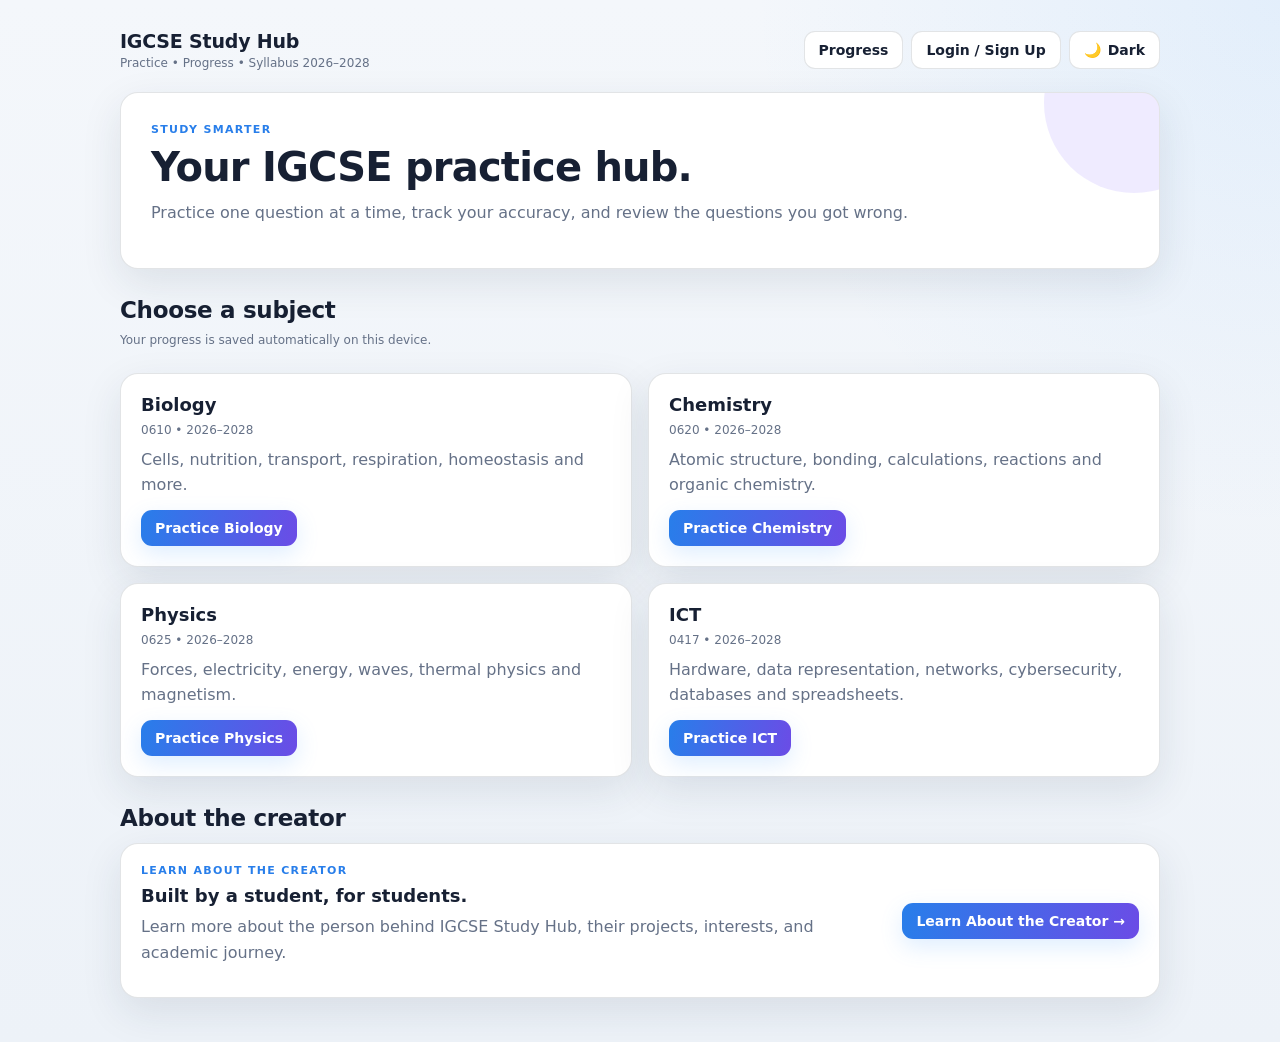
<file: igcse-study-hub/index.html>
<!DOCTYPE html>
<html lang="en">
<head>
  <meta charset="utf-8"/>
  <meta name="viewport" content="width=device-width, initial-scale=1"/>
  <meta name="description" content="IGCSE Study Hub for Biology, Chemistry, Physics and ICT practice."/>
  <title>IGCSE Study Hub</title>
  <link rel="stylesheet" href="style.css"/>
</head>
<body>
  <div class="container">
    <header>
      <div class="brand">
        <strong>IGCSE Study Hub</strong>
        <span>Practice • Progress • Syllabus 2026–2028</span>
      </div>
      <nav>
        <a href="progress.html">Progress</a>
        <a href="login.html">Login / Sign Up</a>
        <button class="theme-toggle" id="themeToggle" onclick="toggleTheme()"></button>
      </nav>
    </header>

    <section class="card hero">
      <div class="eyebrow">Study smarter</div>
      <h1>Your IGCSE practice hub.</h1>
      <p>Practice one question at a time, track your accuracy, and review the questions you got wrong.</p>
    </section>

    <div class="section-title">
      <div>
        <h2>Choose a subject</h2>
        <p class="small">Your progress is saved automatically on this device.</p>
      </div>
    </div>

    <div class="grid">
      <div class="card subject-card">
        <h3>Biology</h3>
        <div class="subject-code">0610 • 2026–2028</div>
        <p>Cells, nutrition, transport, respiration, homeostasis and more.</p>
        <button class="btn-primary" onclick="start('bio')">Practice Biology</button>
      </div>
      <div class="card subject-card">
        <h3>Chemistry</h3>
        <div class="subject-code">0620 • 2026–2028</div>
        <p>Atomic structure, bonding, calculations, reactions and organic chemistry.</p>
        <button class="btn-primary" onclick="start('chem')">Practice Chemistry</button>
      </div>
      <div class="card subject-card">
        <h3>Physics</h3>
        <div class="subject-code">0625 • 2026–2028</div>
        <p>Forces, electricity, energy, waves, thermal physics and magnetism.</p>
        <button class="btn-primary" onclick="start('phy')">Practice Physics</button>
      </div>
      <div class="card subject-card">
        <h3>ICT</h3>
        <div class="subject-code">0417 • 2026–2028</div>
        <p>Hardware, data representation, networks, cybersecurity, databases and spreadsheets.</p>
        <button class="btn-primary" onclick="start('ict')">Practice ICT</button>
      </div>
    </div>

    <div class="section-title">
      <div>
        <h2>About the creator</h2>
      </div>
    </div>
    <section class="card creator-card">
      <div class="creator-copy">
        <div class="eyebrow">Learn about the creator</div>
        <h3>Built by a student, for students.</h3>
        <p>Learn more about the person behind IGCSE Study Hub, their projects, interests, and academic journey.</p>
      </div>
      <a class="btn-primary creator-link" href="creator.html">Learn About the Creator →</a>
    </section>
  </div>

  <script src="app.js"></script>
  <script>
    function start(subjectKey){
      const session = getSession();
      if(!session){
        alert("Please login first.");
        location.href = "login.html";
        return;
      }
      location.href = `practice.html?subject=${subjectKey}`;
    }
  </script>
</body>
</html>
</file>
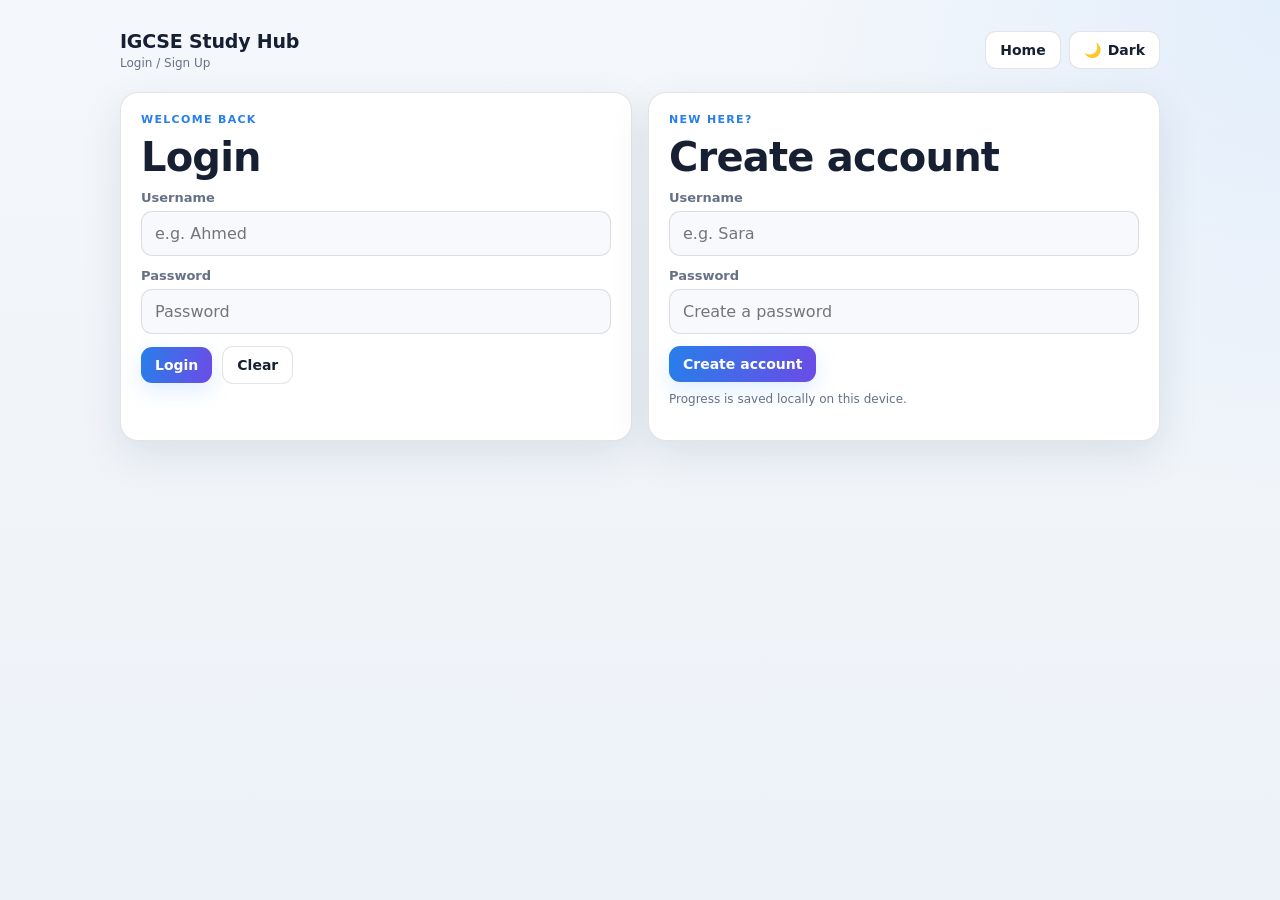
<file: igcse-study-hub/login.html>
<!DOCTYPE html>
<html lang="en">
<head>
  <meta charset="utf-8"/>
  <meta name="viewport" content="width=device-width, initial-scale=1"/>
  <title>Login | IGCSE Study Hub</title>
  <link rel="stylesheet" href="style.css"/>
</head>
<body>
  <div class="container">
    <header>
      <div class="brand">
        <strong>IGCSE Study Hub</strong>
        <span>Login / Sign Up</span>
      </div>
      <nav>
        <a href="index.html">Home</a>
        <button class="theme-toggle" id="themeToggle" onclick="toggleTheme()"></button>
      </nav>
    </header>

    <div class="grid">
      <div class="card">
        <div class="eyebrow">Welcome back</div>
        <h1>Login</h1>
        <label class="form-label" for="loginUser">Username</label>
        <input id="loginUser" placeholder="e.g. Ahmed" autocomplete="username" />
        <label class="form-label" for="loginPass">Password</label>
        <input id="loginPass" type="password" placeholder="Password" autocomplete="current-password" />
        <div class="btn-row">
          <button class="btn-primary" onclick="doLogin()">Login</button>
          <button onclick="clearFields()">Clear</button>
        </div>
        <p id="loginMsg" class="small"></p>
      </div>

      <div class="card">
        <div class="eyebrow">New here?</div>
        <h1>Create account</h1>
        <label class="form-label" for="signUser">Username</label>
        <input id="signUser" placeholder="e.g. Sara" autocomplete="username" />
        <label class="form-label" for="signPass">Password</label>
        <input id="signPass" type="password" placeholder="Create a password" autocomplete="new-password" />
        <div class="btn-row">
          <button class="btn-primary" onclick="doSignup()">Create account</button>
        </div>
        <p class="small">Progress is saved locally on this device.</p>
        <p id="signMsg" class="small"></p>
      </div>
    </div>
  </div>

  <script src="app.js"></script>
  <script>
    function clearFields(){
      ["loginUser","loginPass","signUser","signPass"].forEach(id=>{
        document.getElementById(id).value = "";
      });
      document.getElementById("loginMsg").textContent = "";
      document.getElementById("signMsg").textContent = "";
    }

    function doSignup(){
      const username = loginTrim("signUser");
      const password = loginTrim("signPass");
      const users = getUsers();

      if(!username || !password){ show("signMsg","Type a username and password."); return; }
      if(users.some(u => u.username === username)){ show("signMsg","That username already exists."); return; }

      users.push({ username, password });
      setUsers(users);
      setSession(username);
      ensureUserProgress(username);
      show("signMsg","Account created. Redirecting...");
      setTimeout(()=> location.href="index.html", 500);
    }

    function doLogin(){
      const username = loginTrim("loginUser");
      const password = loginTrim("loginPass");
      const users = getUsers();

      if(!username || !password){ show("loginMsg","Type a username and password."); return; }
      const u = users.find(x => x.username === username && x.password === password);
      if(!u){ show("loginMsg","Wrong username or password."); return; }

      setSession(username);
      ensureUserProgress(username);
      show("loginMsg","Logged in. Redirecting...");
      setTimeout(()=> location.href="index.html", 500);
    }

    function loginTrim(id){
      return (document.getElementById(id).value || "").trim();
    }
    function show(id, txt){
      document.getElementById(id).textContent = txt;
      document.getElementById(id).style.color = txt.includes("Redirecting") ? "var(--good)" : "var(--muted)";
    }
  </script>
</body>
</html>
</file>
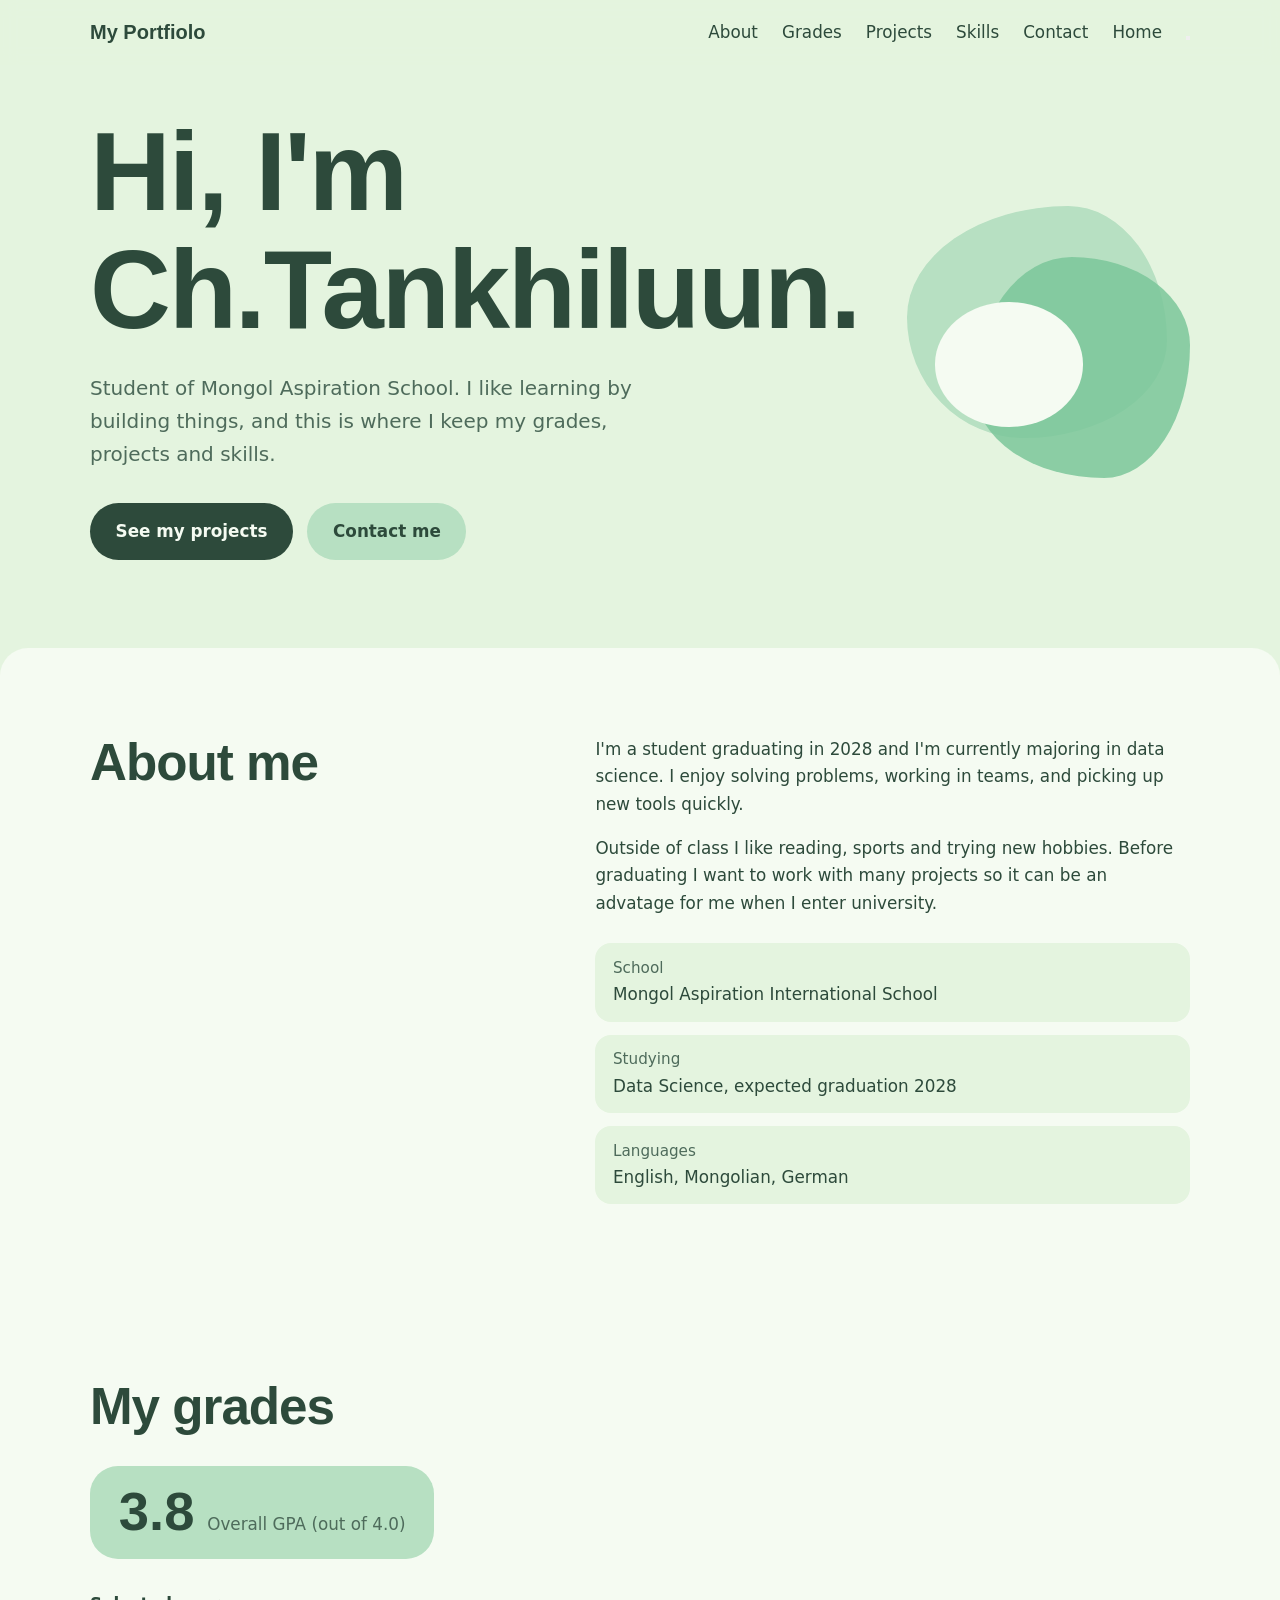
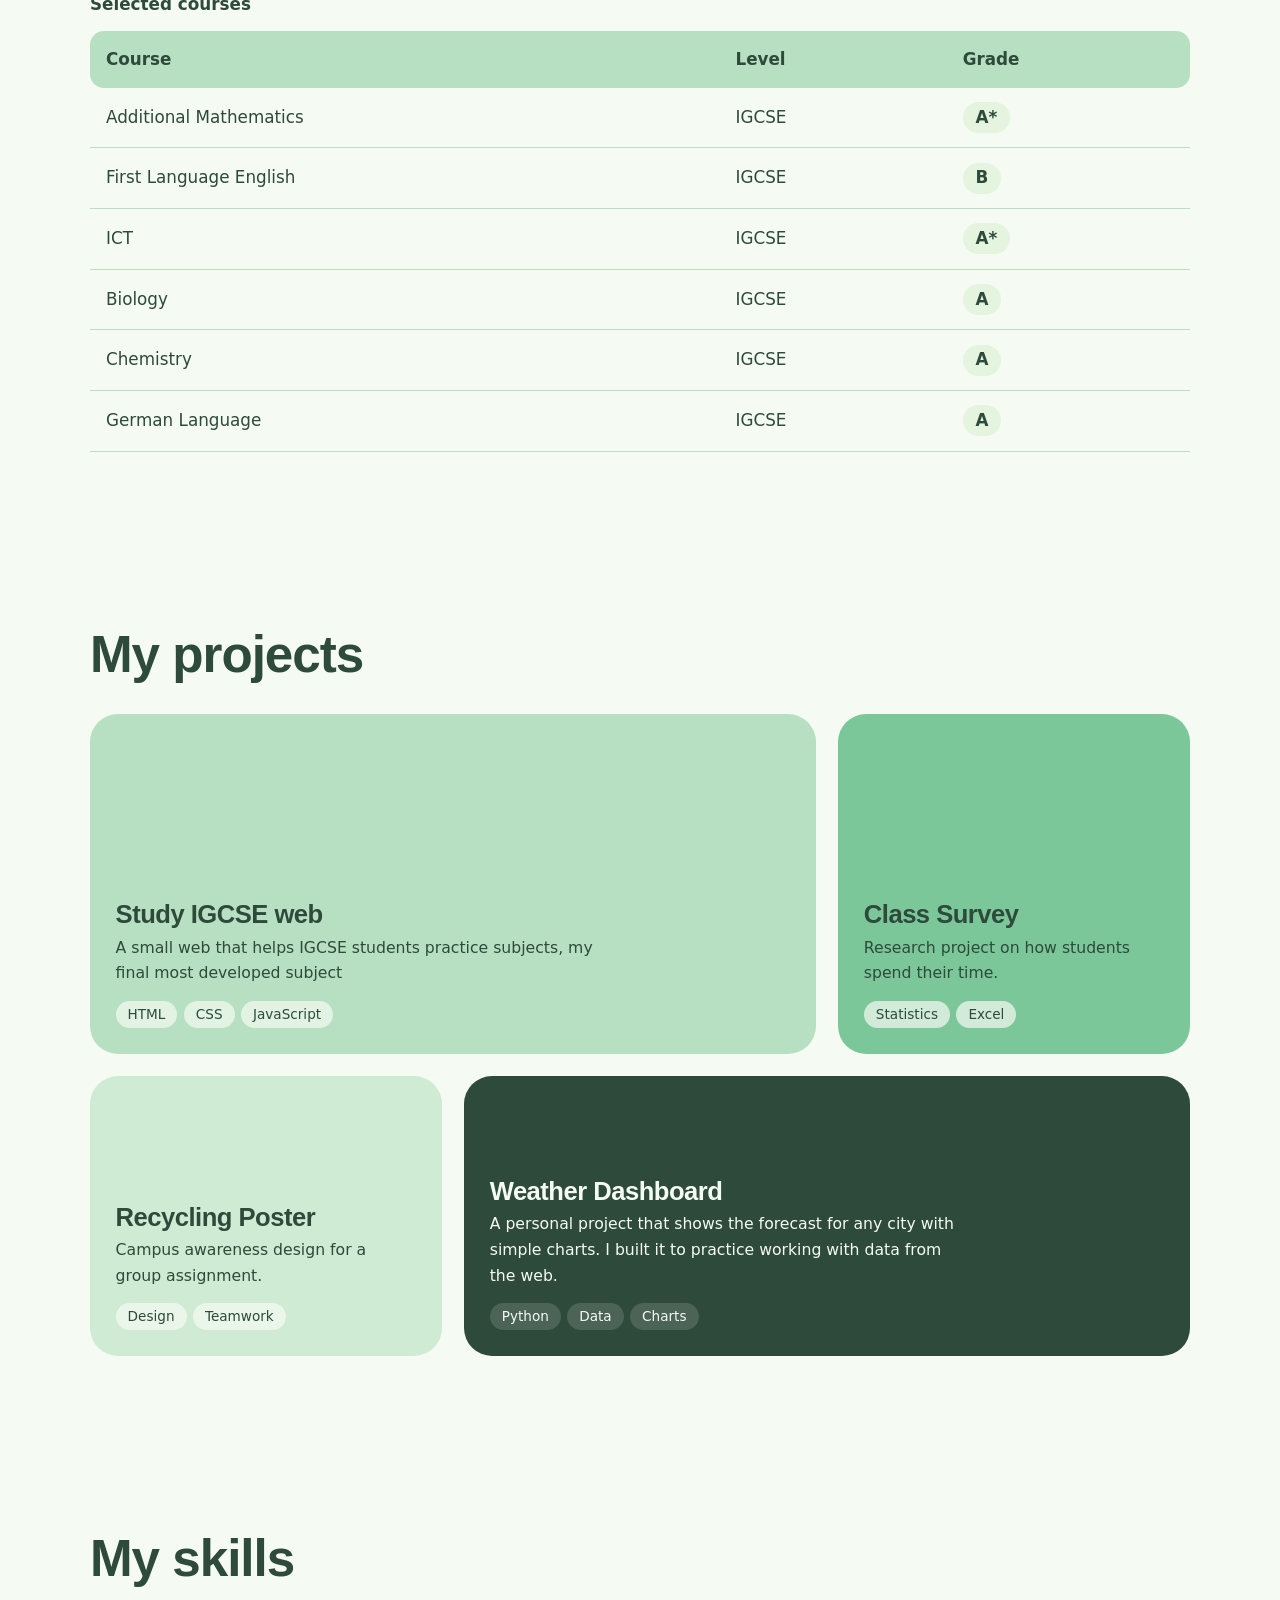
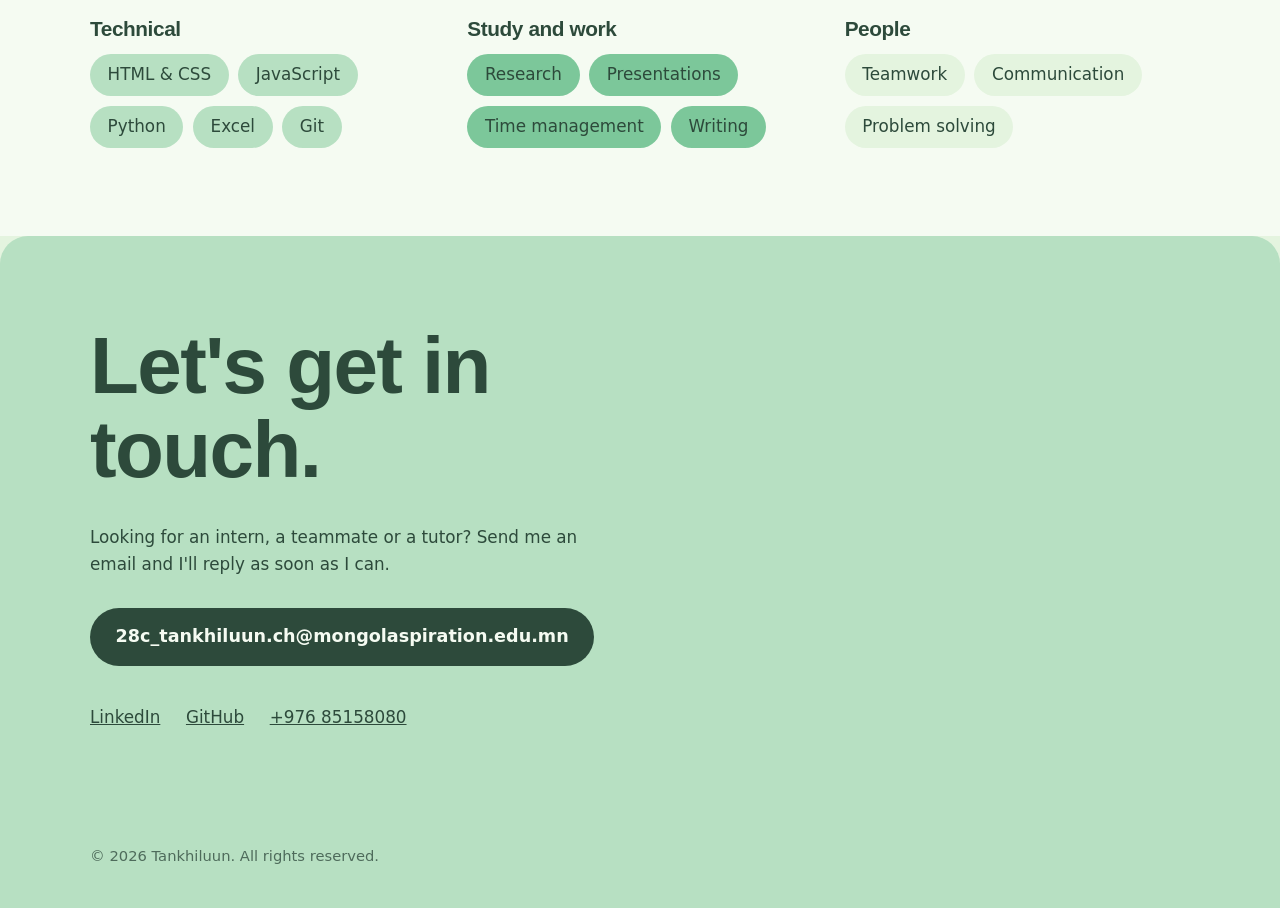
<file: igcse-study-hub/portfolio.html>
<!DOCTYPE html>
<html lang="en">
<head>
  <meta charset="utf-8"/>
  <meta name="viewport" content="width=device-width, initial-scale=1"/>
  <title>Portfolio | IGCSE Study Hub</title>
  
  <style>
  :root {
    --mint:   #E4F4DF;   /* page background */
    --paper:  #F5FBF2;   /* light surfaces */
    --sage:   #B7E0C2;   /* main pastel green */
    --leaf:   #7CC79A;   /* accent */
    --moss:   #2D4A3B;   /* text + dark parts */
    --moss-2: #4E6B5B;   /* softer text */
    --radius: 28px;
  }

  * { box-sizing: border-box; margin: 0; padding: 0; }
  html { scroll-behavior: smooth; }
  body { font-family: "DM Sans", system-ui, sans-serif; background: var(--mint); color: var(--moss); line-height: 1.65; font-size: 1.05rem; }
  h1, h2, h3 { font-family: "Bricolage Grotesque", "DM Sans", sans-serif; line-height: 1.05; letter-spacing: -0.02em; }
  a { color: inherit; }
  :focus-visible { outline: 3px solid var(--moss); outline-offset: 3px; border-radius: 6px; }
  .wrap { width: min(1100px, 100% - 2.5rem); margin-inline: auto; }
  section { padding: 5.5rem 0; }
  h2 { font-size: clamp(2rem, 5vw, 3.2rem); font-weight: 800; margin-bottom: 2rem; }

  /* Nav */
  header { position: sticky; top: 0; z-index: 10; background: color-mix(in srgb, var(--mint) 88%, transparent); backdrop-filter: blur(8px); }
  nav { display: flex; justify-content: space-between; align-items: center; padding: 1rem 0; }
  .logo { font-family: "Bricolage Grotesque", sans-serif; font-weight: 800; font-size: 1.25rem; text-decoration: none; }
  nav ul { display: flex; gap: 1.5rem; list-style: none; }
  nav ul a { text-decoration: none; font-weight: 500; padding: .25rem 0; border-bottom: 2px solid transparent; }
  nav ul a:hover { border-color: var(--leaf); }

  /* Hero */
  .hero { padding-top: 3rem; overflow: hidden; }
  .hero-grid { display: grid; grid-template-columns: 1.4fr 1fr; gap: 3rem; align-items: center; }
  .hero h1 { font-size: clamp(3.2rem, 9vw, 7rem); font-weight: 800; }
  .hero p.lead { margin-top: 1.5rem; max-width: 34rem; font-size: 1.25rem; color: var(--moss-2); }
  .btns { margin-top: 2rem; display: flex; gap: .9rem; flex-wrap: wrap; }
  .btn { display: inline-block; padding: .9rem 1.6rem; border-radius: 999px; font-weight: 700; text-decoration: none; transition: transform .2s ease, background .2s ease; }
  .btn.primary { background: var(--moss); color: var(--paper); }
  .btn.primary:hover { transform: translateY(-3px); }
  .btn.ghost { background: var(--sage); }
  .btn.ghost:hover { background: var(--leaf); }
  .blobs { position: relative; aspect-ratio: 1; max-width: 420px; margin-inline: auto; width: 100%; }
  .blobs span { position: absolute; display: block; }
  .b1 { inset: 4% 8% 14% 0; background: var(--sage); border-radius: 62% 38% 55% 45% / 48% 58% 42% 52%; animation: drift 14s ease-in-out infinite alternate; }
  .b2 { inset: 22% 0 0 24%; background: var(--leaf); border-radius: 45% 55% 40% 60% / 60% 40% 60% 40%; opacity: .85; animation: drift 18s ease-in-out infinite alternate-reverse; }
  .b3 { inset: 38% 38% 18% 10%; background: var(--paper); border-radius: 50%; }
  .blobs .initial { inset: 0; display: grid; place-items: center; font-family: "Bricolage Grotesque", sans-serif; font-weight: 800; font-size: clamp(4rem, 12vw, 7rem); }
  @keyframes drift { from { transform: rotate(0) scale(1); } to { transform: rotate(8deg) scale(1.04); } }

  /* About */
  .about { background: var(--paper); border-radius: var(--radius) var(--radius) 0 0; }
  .about-grid { display: grid; grid-template-columns: 1fr 1.3fr; gap: 3rem; }
  .about p + p { margin-top: 1rem; }
  .facts { display: grid; gap: .8rem; margin-top: 1.6rem; list-style: none; }
  .facts li { background: var(--mint); padding: .8rem 1.1rem; border-radius: 16px; }
  .facts b { display: block; font-size: .95rem; color: var(--moss-2); font-weight: 500; }

  /* Grades */
  .grades { background: var(--paper); }
  .gpa { display: inline-flex; align-items: baseline; gap: .8rem; background: var(--sage); border-radius: var(--radius); padding: 1.2rem 1.8rem; margin-bottom: 2rem; }
  .gpa strong { font-family: "Bricolage Grotesque", sans-serif; font-size: 3.4rem; font-weight: 800; line-height: 1; }
  .gpa span { color: var(--moss-2); }
  .table-scroll { overflow-x: auto; }
  table { width: 100%; border-collapse: collapse; min-width: 480px; }
  caption { text-align: left; font-weight: 700; padding-bottom: .8rem; }
  th, td { text-align: left; padding: .9rem 1rem; }
  thead th { background: var(--sage); }
  thead th:first-child { border-radius: 14px 0 0 14px; }
  thead th:last-child { border-radius: 0 14px 14px 0; }
  tbody tr { border-bottom: 1px solid var(--sage); }
  td.grade { font-weight: 700; }
  .pill { display: inline-block; background: var(--mint); border-radius: 999px; padding: .1rem .8rem; font-weight: 700; }

  /* Projects */
  .projects { background: var(--paper); }
  .project-grid { display: grid; grid-template-columns: repeat(6, 1fr); gap: 1.4rem; }
  .project { border-radius: var(--radius); padding: 1.6rem; display: flex; flex-direction: column; justify-content: flex-end; min-height: 280px; text-decoration: none; transition: transform .25s ease; }
  .project:hover { transform: translateY(-6px); }
  .project h3 { font-size: 1.6rem; margin-bottom: .4rem; }
  .project p { font-size: .98rem; max-width: 30rem; }
  .project .tags { margin-top: .9rem; display: flex; flex-wrap: wrap; gap: .4rem; }
  .project .tags span { background: color-mix(in srgb, var(--paper) 70%, transparent); border-radius: 999px; padding: .15rem .75rem; font-size: .85rem; }
  .p1 { grid-column: span 4; background: var(--sage); min-height: 340px; }
  .p2 { grid-column: span 2; background: var(--leaf); }
  .p3 { grid-column: span 2; background: #CFEBD3; }
  .p4 { grid-column: span 4; background: var(--moss); color: var(--paper); }
  .p4 .tags span { background: rgba(255,255,255,.14); }

  /* Skills */
  .skills { background: var(--paper); }
  .skill-groups { display: grid; grid-template-columns: repeat(auto-fit, minmax(260px, 1fr)); gap: 2rem; }
  .skill-groups h3 { font-size: 1.3rem; margin-bottom: .9rem; }
  .skill-list { display: flex; flex-wrap: wrap; gap: .6rem; list-style: none; }
  .skill-list li { background: var(--sage); padding: .45rem 1.1rem; border-radius: 999px; font-weight: 500; }
  .skill-groups > div:nth-child(2) .skill-list li { background: var(--leaf); }
  .skill-groups > div:nth-child(3) .skill-list li { background: var(--mint); }

  /* Contact */
  .contact { background: var(--sage); border-radius: var(--radius) var(--radius) 0 0; }
  .contact h2 { font-size: clamp(2.4rem, 7vw, 5rem); max-width: 14ch; }
  .contact p { max-width: 32rem; margin-bottom: 1.8rem; }
  .contact .btn.primary { font-size: 1.1rem; }
  .links { margin-top: 2.4rem; display: flex; gap: 1.6rem; flex-wrap: wrap; }
  .links a { font-weight: 500; }
  footer { background: var(--sage); padding: 1.5rem 0 2.5rem; font-size: .92rem; color: var(--moss-2); }

  @media (max-width: 800px) {
    section { padding: 4rem 0; }
    .hero-grid, .about-grid { grid-template-columns: 1fr; }
    .blobs { max-width: 280px; order: -1; }
    .project-grid { grid-template-columns: 1fr; }
    .p1, .p2, .p3, .p4 { grid-column: auto; min-height: 240px; }
    nav ul { gap: .9rem; font-size: .9rem; }
    .logo { display: none; }
    nav { justify-content: center; }
  }
  @media (prefers-reduced-motion: reduce) {
    * { animation: none !important; transition: none !important; scroll-behavior: auto !important; }
  }
</style>
</head>
<body>
  <div class="container">

    <header>
  <nav class="wrap" aria-label="Main">
    <a class="logo" href="#top">My Portfiolo</a>
    <ul>
      <li><a href="#about">About</a></li>
      <li><a href="#grades">Grades</a></li>
      <li><a href="#projects">Projects</a></li>
      <li><a href="#skills">Skills</a></li>
      <li><a href="#contact">Contact</a></li>
      <li><a href="index.html">Home</a></li>
       <li><button class="theme-toggle" id="themeToggle" onclick="toggleTheme()"></button></li>
    </ul>
  </nav>
</header>

<main id="top">

  <!-- HERO -->
  <section class="hero">
    <div class="wrap hero-grid">
      <div>
        <h1>Hi, I'm Ch.Tankhiluun.</h1>
        <p class="lead">Student of Mongol Aspiration School. I like learning by building things, and this is where I keep my grades, projects and skills.</p>
        <div class="btns">
          <a class="btn primary" href="#projects">See my projects</a>
          <a class="btn ghost" href="#contact">Contact me</a>
        </div>
      </div>
      <div class="blobs" aria-hidden="true">
        <span class="b1"></span><span class="b2"></span><span class="b3"></span>
        <span class="initial"></span>
      </div>
    </div>
  </section>

  <!-- ABOUT -->
  <section id="about" class="about">
    <div class="wrap about-grid">
      <h2>About me</h2>
      <div>
        <p>I'm a student graduating in 2028 and I'm currently majoring in data science. I enjoy solving problems, working in teams, and picking up new tools quickly.</p>
        <p>Outside of class I like reading, sports and trying new hobbies. Before graduating I want to work with many projects so it can be an advatage for me when I enter university.</p>
        <ul class="facts">
          <li><b>School</b>Mongol Aspiration International School</li>
          <li><b>Studying</b>Data Science, expected graduation 2028</li>
          <li><b>Languages</b>English, Mongolian, German</li>
        </ul>
      </div>
    </div>
  </section>

  <!-- GRADES -->
  <section id="grades" class="grades">
    <div class="wrap">
      <h2>My grades</h2>
      <div class="gpa"><strong>3.8</strong><span>Overall GPA (out of 4.0)</span></div>
      <div class="table-scroll">
        <table>
          <caption>Selected courses</caption>
          <thead>
            <tr><th scope="col">Course</th><th scope="col">Level</th><th scope="col">Grade</th></tr>
          </thead>
          <tbody>
            <tr><td>Additional Mathematics</td><td>IGCSE</td><td class="grade"><span class="pill">A*</span></td></tr>
            <tr><td>First Language English</td><td>IGCSE</td><td class="grade"><span class="pill">B</span></td></tr>
            <tr><td>ICT</td><td>IGCSE</td><td class="grade"><span class="pill">A*</span></td></tr>
            <tr><td>Biology</td><td>IGCSE</td><td class="grade"><span class="pill">A</span></td></tr>
            <tr><td>Chemistry</td><td>IGCSE</td><td class="grade"><span class="pill">A</span></td></tr>
            <tr><td>German Language</td><td>IGCSE</td><td class="grade"><span class="pill">A</span></td></tr>
          </tbody>
        </table>
      </div>
    </div>
  </section>

  <!-- PROJECTS -->
  <section id="projects" class="projects">
    <div class="wrap">
      <h2>My projects</h2>
      <div class="project-grid">
        <a class="project p1" href="#">
          <h3>Study IGCSE web</h3>
          <p>A small web that helps IGCSE students practice subjects, my final most developed subject</p>
          <div class="tags"><span>HTML</span><span>CSS</span><span>JavaScript</span></div>
        </a>
        <a class="project p2" href="#">
          <h3>Class Survey</h3>
          <p>Research project on how students spend their time.</p>
          <div class="tags"><span>Statistics</span><span>Excel</span></div>
        </a>
        <a class="project p3" href="#">
          <h3>Recycling Poster</h3>
          <p>Campus awareness design for a group assignment.</p>
          <div class="tags"><span>Design</span><span>Teamwork</span></div>
        </a>
        <a class="project p4" href="#">
          <h3>Weather Dashboard</h3>
          <p>A personal project that shows the forecast for any city with simple charts. I built it to practice working with data from the web.</p>
          <div class="tags"><span>Python</span><span>Data</span><span>Charts</span></div>
        </a>
      </div>
    </div>
  </section>

  <!-- SKILLS -->
  <section id="skills" class="skills">
    <div class="wrap">
      <h2>My skills</h2>
      <div class="skill-groups">
        <div>
          <h3>Technical</h3>
          <ul class="skill-list">
            <li>HTML &amp; CSS</li><li>JavaScript</li><li>Python</li><li>Excel</li><li>Git</li>
          </ul>
        </div>
        <div>
          <h3>Study and work</h3>
          <ul class="skill-list">
            <li>Research</li><li>Presentations</li><li>Time management</li><li>Writing</li>
          </ul>
        </div>
        <div>
          <h3>People</h3>
          <ul class="skill-list">
            <li>Teamwork</li><li>Communication</li><li>Problem solving</li>
          </ul>
        </div>
      </div>
    </div>
  </section>

  <!-- CONTACT -->
  <section id="contact" class="contact">
    <div class="wrap">
      <h2>Let's get in touch.</h2>
      <p>Looking for an intern, a teammate or a tutor? Send me an email and I'll reply as soon as I can.</p>
      <a class="btn primary" href="mailto:you@example.com">28c_tankhiluun.ch@mongolaspiration.edu.mn</a>
      <div class="links">
        <a href="#">LinkedIn</a>
        <a href="#">GitHub</a>
        <a href="tel:+000000000">+976 85158080</a>
      </div>
    </div>
  </section>

</main>

<footer>
  <div class="wrap">© <span id="year">2026</span> Tankhiluun. All rights reserved.</div>
</footer>

<script>document.getElementById('year').textContent = new Date().getFullYear();</script>
</body>
</html>
</file>
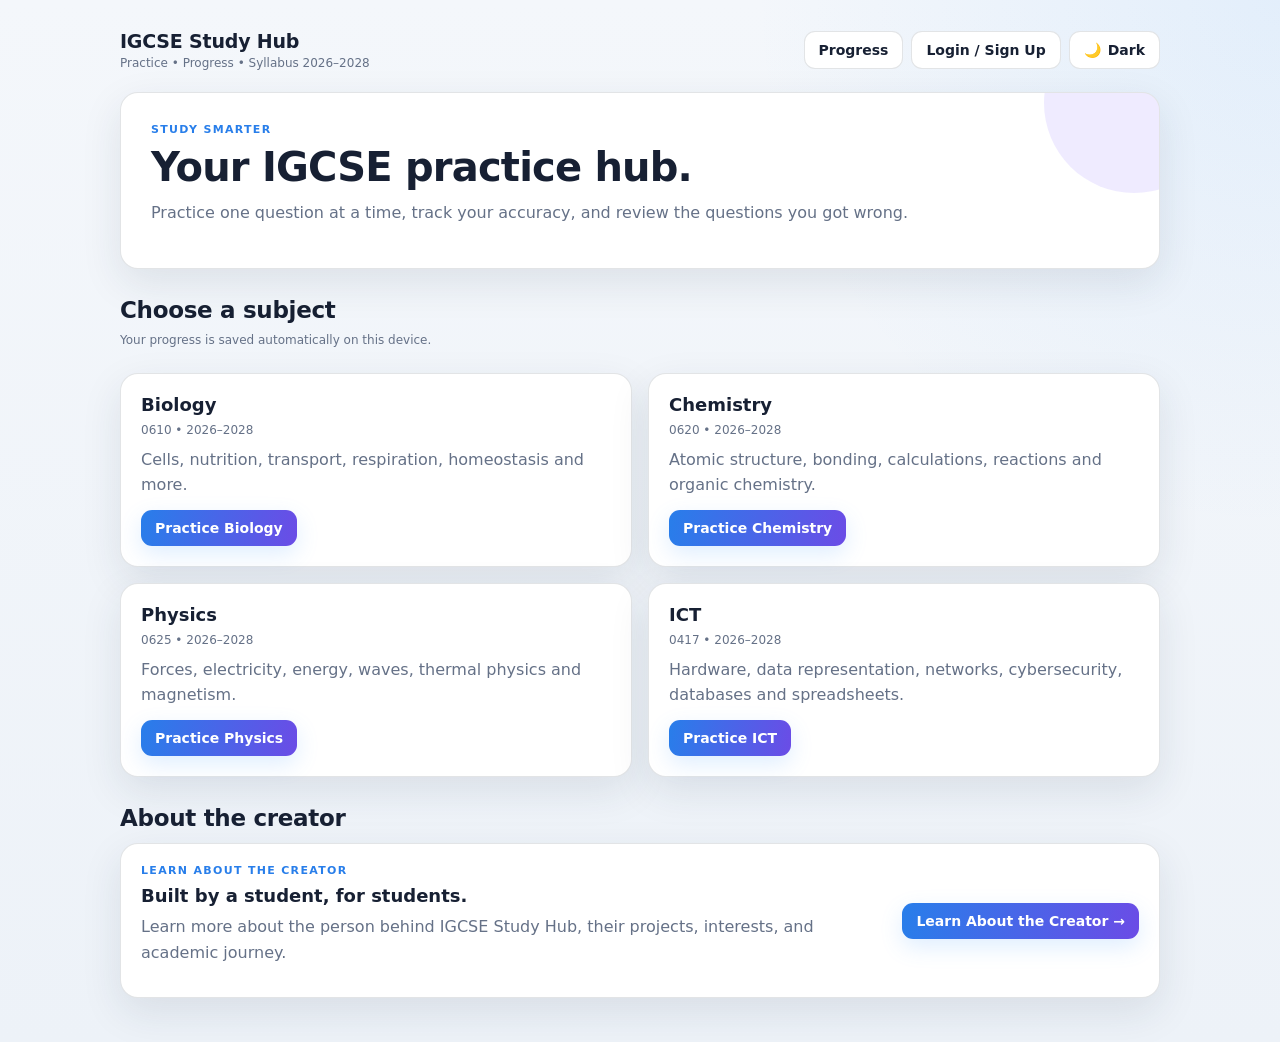
<file: igcse-study-hub/practice.html>
<!DOCTYPE html>
<html lang="en">
<head>
  <meta charset="utf-8"/>
  <meta name="viewport" content="width=device-width, initial-scale=1"/>
  <title>Practice | IGCSE Study Hub</title>
  <link rel="stylesheet" href="style.css"/>
</head>
<body>
  <div class="container">
    <header>
      <div class="brand">
        <strong id="practiceTitle">Practice Mode</strong>
        <span class="mono" id="syllabel">Syllabus 2026–2028</span>
      </div>
      <nav>
        <a href="index.html">Home</a>
        <a href="progress.html">Progress</a>
        <button class="theme-toggle" id="themeToggle" onclick="toggleTheme()"></button>
        <button onclick="doLogout()">Logout</button>
      </nav>
    </header>

    <div class="progress-wrap">
      <div class="progress-top">
        <strong id="progressTitle">Your progress</strong>
        <span class="small" id="progText">Loading...</span>
      </div>
      <div class="bar"><div id="bar"></div></div>
    </div>

    <div style="height:16px;"></div>

    <div class="question-box">
      <div class="question-meta">
        <span class="topic-pill" id="topicLine">Topic</span>
        <span class="difficulty-pill" id="difficultyLine">Difficulty</span>
      </div>
      <h2 id="qPrompt">Question</h2>
      <div id="choices"></div>

      <div class="btn-row" style="margin-top:18px;">
        <button id="submitBtn" class="btn-primary" onclick="submitAnswer()">Submit Answer</button>
        <button id="skipBtn" onclick="skip()">Skip</button>
        <a href="progress.html">Review mistakes</a>
      </div>

      <div id="feedback" class="feedback"></div>
    </div>
  </div>

  <script src="data.js"></script>
  <script src="app.js"></script>
  <script>
    const url = new URL(location.href);
    const subjectKey = url.searchParams.get("subject");
    const session = getSession();

    if(!session){
      alert("Please login first.");
      location.href="login.html";
    }

    const subject = window.SUBJECTS[subjectKey];
    const list = window.QUESTIONS[subjectKey];

    if(!subject || !list){
      location.href = "index.html";
      throw new Error("Invalid subject");
    }

    ensureUserProgress(session.username);

    const reviewParam = url.searchParams.get("review");
    let idx = reviewParam !== null ? Math.max(0, Math.min(Number(reviewParam), list.length - 1)) : Math.min(progressForSubject(session.username, subjectKey).idx || 0, list.length);
    const isReviewMode = reviewParam !== null;
    let selected = null;
    let answered = false;

    document.getElementById("practiceTitle").textContent = `${subject.name} Practice`;
    document.getElementById("syllabel").textContent = `Syllabus: ${subject.syllabus}`;
    document.getElementById("progressTitle").textContent = isReviewMode ? `${subject.name} • Review` : `${subject.name} progress`;

    function render(){
      const qPrompt = document.getElementById("qPrompt");
      const choicesEl = document.getElementById("choices");
      const feedback = document.getElementById("feedback");
      const submitBtn = document.getElementById("submitBtn");
      const skipBtn = document.getElementById("skipBtn");

      if(idx >= list.length){
        document.getElementById("topicLine").textContent = "Complete";
        document.getElementById("difficultyLine").textContent = "🎉 Finished";
        qPrompt.textContent = "You finished this set!";
        choicesEl.innerHTML = `<div class="empty-state"><strong>Great work.</strong><br>Open Progress to review your accuracy and the questions you missed.</div>`;
        feedback.className = "feedback show good";
        feedback.textContent = "All questions in this set have been attempted.";
        submitBtn.classList.add("hidden");
        skipBtn.classList.add("hidden");
        updateProgressUI();
        return;
      }

      const q = list[idx];
      selected = null;
      answered = false;
      feedback.className = "feedback";
      feedback.textContent = "";
      submitBtn.textContent = "Submit Answer";
      submitBtn.classList.remove("hidden");
      skipBtn.classList.remove("hidden");
      document.getElementById("topicLine").textContent = q.topic;
      document.getElementById("difficultyLine").textContent = `Difficulty ${q.difficulty}`;
      qPrompt.textContent = q.prompt;
      choicesEl.innerHTML = "";

      q.options.forEach((opt, i)=>{
        const id = `c_${i}`;
        const label = document.createElement("label");
        label.className = "choice";
        label.setAttribute("for", id);
        label.innerHTML = `
          <input type="radio" name="answer" id="${id}" value="${i}">
          <span class="choice-letter">${String.fromCharCode(65+i)}</span>
          <span class="choice-text">${opt}</span>
        `;
        label.onclick = () => selectChoice(i);
        choicesEl.appendChild(label);
      });

      updateProgressUI();
    }

    function selectChoice(i){
      if(answered) return;
      selected = i;
      document.querySelectorAll(".choice").forEach((choice, index)=>{
        choice.classList.toggle("selected", index === i);
        const radio = choice.querySelector("input");
        radio.checked = index === i;
      });
    }

    function submitAnswer(){
      if(idx >= list.length) return;

      if(answered){
        if(isReviewMode){
          location.href = "progress.html";
          return;
        }
        idx = progressForSubject(session.username, subjectKey).idx;
        render();
        window.scrollTo({top:0, behavior:"smooth"});
        return;
      }

      if(selected === null){
        const feedback = document.getElementById("feedback");
        feedback.className = "feedback show bad";
        feedback.textContent = "Please choose an option first.";
        return;
      }

      const q = list[idx];
      const isCorrect = selected === q.answerIndex;
      if(!isReviewMode) updateProgress(session.username, subjectKey, idx, selected, isCorrect, false);
      answered = true;

      document.querySelectorAll(".choice").forEach((choice, i)=>{
        choice.classList.add("disabled");
        if(i === q.answerIndex) choice.classList.add("correct");
        if(i === selected && !isCorrect) choice.classList.add("wrong");
      });

      const feedback = document.getElementById("feedback");
      feedback.className = `feedback show ${isCorrect ? "good" : "bad"}`;
      feedback.textContent = isCorrect
        ? "Correct! Nice work."
        : `Not quite. The correct answer is ${String.fromCharCode(65 + q.answerIndex)}) ${q.options[q.answerIndex]}`;

      document.getElementById("submitBtn").textContent = isReviewMode ? "Back to Progress" : "Next Question →";
      document.getElementById("skipBtn").classList.add("hidden");
      updateProgressUI();
    }

    function skip(){
      if(idx >= list.length || answered) return;
      const q = list[idx];
      if(!isReviewMode) updateProgress(session.username, subjectKey, idx, null, false, true);
      answered = true;

      document.querySelectorAll(".choice").forEach((choice, i)=>{
        choice.classList.add("disabled");
        if(i === q.answerIndex) choice.classList.add("correct");
      });

      const feedback = document.getElementById("feedback");
      feedback.className = "feedback show bad";
      feedback.textContent = `Skipped. The correct answer is ${String.fromCharCode(65 + q.answerIndex)}) ${q.options[q.answerIndex]}`;
      document.getElementById("submitBtn").textContent = isReviewMode ? "Back to Progress" : "Next Question →";
      document.getElementById("skipBtn").classList.add("hidden");
      updateProgressUI();
    }

    function updateProgressUI(){
      const p = progressForSubject(session.username, subjectKey);
      const total = list.length;
      const pct = Math.min(100, Math.round((p.attempted / total) * 100));
      document.getElementById("bar").style.width = pct + "%";
      document.getElementById("progText").textContent = `${p.attempted} / ${total} attempted • ${p.correct} correct • ${percentCorrect(session.username, subjectKey)}% accuracy`;
    }

    function doLogout(){
      logout();
      location.href="login.html";
    }

    render();
  </script>
</body>
</html>
</file>
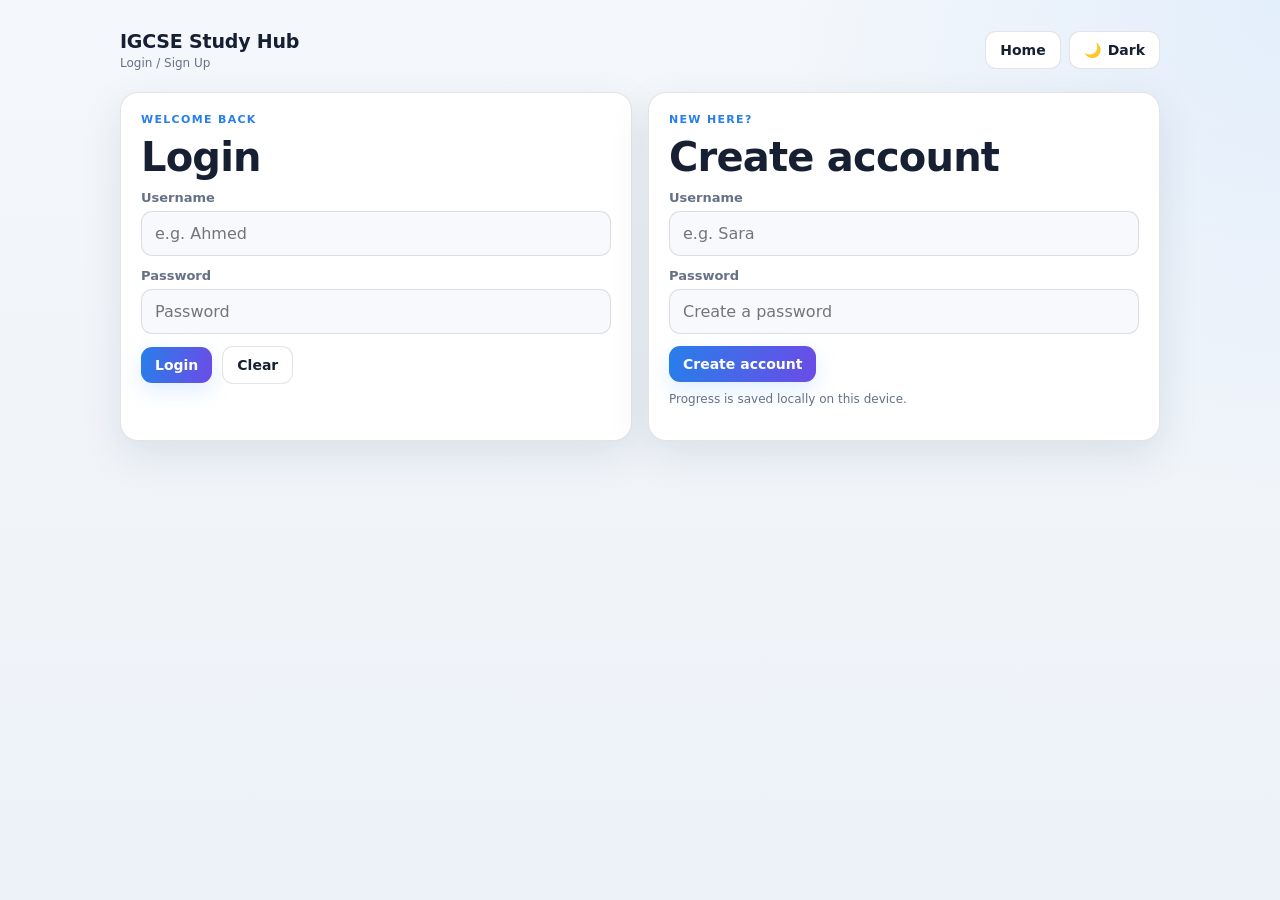
<file: igcse-study-hub/progress.html>
<!DOCTYPE html>
<html lang="en">
<head>
  <meta charset="utf-8"/>
  <meta name="viewport" content="width=device-width, initial-scale=1"/>
  <title>Progress | IGCSE Study Hub</title>
  <link rel="stylesheet" href="style.css"/>
</head>
<body>
  <div class="container">
    <header>
      <div class="brand">
        <strong>Your Progress</strong>
        <span>Track your practice and review mistakes</span>
      </div>
      <nav>
        <a href="index.html">Home</a>
        <button class="theme-toggle" id="themeToggle" onclick="toggleTheme()"></button>
        <button onclick="doLogout()">Logout</button>
      </nav>
    </header>

    <section class="card hero">
      <div class="eyebrow">Progress dashboard</div>
      <h1>See how you're doing.</h1>
      <p>Check your accuracy by subject and revisit every question you got wrong.</p>
    </section>

    <div class="section-title">
      <div><h2>Subject progress</h2></div>
    </div>
    <div class="grid" id="cards"></div>

    <div class="section-title">
      <div>
        <h2>Questions to review</h2>
        <p class="small">Every incorrect or skipped question is saved here.</p>
      </div>
    </div>
    <div class="wrong-list" id="wrongList"></div>
  </div>

  <script src="data.js"></script>
  <script src="app.js"></script>
  <script>
    const session = getSession();
    if(!session){
      alert("Please login first.");
      location.href="login.html";
    }

    const cards = document.getElementById("cards");
    const wrongList = document.getElementById("wrongList");
    const keys = Object.keys(SUBJECTS);

    function renderProgress(){
      cards.innerHTML = "";
      wrongList.innerHTML = "";

      keys.forEach(k=>{
        const s = SUBJECTS[k];
        const p = progressForSubject(session.username, k);
        const pct = percentCorrect(session.username, k);
        const wrongCount = getWrongAnswers(session.username, k).length;

        const el = document.createElement("div");
        el.className = "card";
        el.innerHTML = `
          <h3>${s.name} <span class="small">(${s.code})</span></h3>
          <p class="small">Syllabus: ${s.syllabus}</p>
          <div class="stat-row">
            <div class="stat"><strong>${p.attempted}</strong><span>Attempted</span></div>
            <div class="stat"><strong style="color:var(--good)">${p.correct}</strong><span>Correct</span></div>
            <div class="stat"><strong style="color:${wrongCount ? 'var(--bad)' : 'var(--good)'}">${wrongCount}</strong><span>To review</span></div>
          </div>
          <p style="margin-top:14px">Accuracy: <b>${pct}%</b></p>
          <div class="btn-row">
            <button class="btn-primary" onclick="go('${k}')">Continue</button>
            ${p.attempted ? `<button onclick="resetSubject('${k}')">Reset</button>` : ""}
          </div>
        `;
        cards.appendChild(el);

        getWrongAnswers(session.username, k).forEach(item => {
          const q = QUESTIONS[k][item.index];
          if(!q) return;

          const selectedText = item.skipped || item.selected === null ? "Skipped" : q.options[item.selected];
          const correctText = q.options[q.answerIndex];
          const review = document.createElement("div");
          review.className = "wrong-item";
          review.innerHTML = `
            <div class="eyebrow">${s.name} • ${q.topic}</div>
            <div class="wrong-question">${q.prompt}</div>
            <div class="answer-line">Your answer: <strong class="wrong-text">${selectedText}</strong></div>
            <div class="answer-line">Correct answer: <strong class="correct-text">${correctText}</strong></div>
            <div class="btn-row" style="margin-top:12px;">
              <button onclick="practiceQuestion('${k}', ${item.index})">Practice this question</button>
            </div>
          `;
          wrongList.appendChild(review);
        });
      });

      if(!wrongList.children.length){
        wrongList.innerHTML = `<div class="empty-state"><strong>No mistakes to review yet.</strong><br>Keep practicing — questions you miss will appear here.</div>`;
      }
    }

    function go(k){
      location.href = `practice.html?subject=${k}`;
    }

    function practiceQuestion(k, index){
      location.href = `practice.html?subject=${k}&review=${index}`;
    }

    function resetSubject(k){
      if(confirm(`Reset all ${SUBJECTS[k].name} progress for this account?`)){
        resetSubjectProgress(session.username, k);
        renderProgress();
      }
    }

    function doLogout(){
      logout();
      location.href="login.html";
    }

    renderProgress();
  </script>
</body>
</html>
</file>
<file: igcse-study-hub/style.css>
:root{
  --bg:#07111f;
  --bg-soft:#0b1728;
  --card:#101d31;
  --card-2:#13233a;
  --text:#eef5ff;
  --muted:#9eacc2;
  --accent:#4da3ff;
  --accent2:#7c5cff;
  --good:#36d399;
  --bad:#ff6b6b;
  --warning:#f5b942;
  --border:rgba(255,255,255,.10);
  --shadow:0 14px 40px rgba(0,0,0,.20);
}

:root[data-theme="light"]{
  --bg:#f4f7fb;
  --bg-soft:#edf2f8;
  --card:#ffffff;
  --card-2:#f7f9fc;
  --text:#172033;
  --muted:#657187;
  --accent:#287eea;
  --accent2:#6b4ce6;
  --good:#159b68;
  --bad:#d9485f;
  --warning:#b77900;
  --border:rgba(23,32,51,.12);
  --shadow:0 14px 40px rgba(30,45,70,.10);
}

*{box-sizing:border-box;font-family:Inter,system-ui,-apple-system,BlinkMacSystemFont,"Segoe UI",Roboto,Arial,sans-serif;}
html{scroll-behavior:smooth;}
body{
  margin:0;
  min-height:100vh;
  background:radial-gradient(circle at top right, rgba(77,163,255,.10), transparent 32%), linear-gradient(180deg,var(--bg),var(--bg-soft));
  color:var(--text);
  transition:background .25s ease,color .25s ease;
}

button,a,input{font:inherit;}
button:focus-visible,a:focus-visible,input:focus-visible{outline:3px solid rgba(77,163,255,.35);outline-offset:2px;}

.container{width:min(1040px,92vw);margin:0 auto;padding:20px 0 44px;}

header{
  display:flex;
  gap:18px;
  justify-content:space-between;
  align-items:center;
  padding:10px 0 22px;
}
.brand{display:flex;flex-direction:column;gap:4px;min-width:180px;}
.brand strong{font-size:19px;letter-spacing:-.2px;}
.brand span{color:var(--muted);font-size:12px;}

nav{display:flex;gap:8px;flex-wrap:wrap;justify-content:flex-end;align-items:center;}
a,button{
  color:var(--text);
  text-decoration:none;
  border:1px solid var(--border);
  background:var(--card);
  padding:10px 14px;
  border-radius:11px;
  cursor:pointer;
  font-size:14px;
  font-weight:600;
  transition:transform .15s ease,border-color .15s ease,background .15s ease,box-shadow .15s ease;
}
a:hover,button:hover{border-color:rgba(77,163,255,.55);
  transform:translateY(-1px);}
button:active,a:active{transform:translateY(0);}
.theme-toggle{display:inline-flex;align-items:center;
  gap:7px;min-width:88px;justify-content:center;}

.grid{display:grid;grid-template-columns:repeat(2,minmax(0,1fr));
  gap:16px;}
.card{
  background:var(--card);
  border:1px solid var(--border);
  border-radius:18px;
  padding:20px;
  box-shadow:var(--shadow);
}
.card:hover{border-color:rgba(77,163,255,.22);}

.hero{padding:30px;position:relative;overflow:hidden;}
.hero::after{content:"";position:absolute;width:180px;
  height:180px;border-radius:50%;
  background:rgba(124,92,255,.12);right:-65px;top:-80px;}
.eyebrow{text-transform:uppercase;letter-spacing:.12em;font-size:11px;font-weight:800;color:var(--accent);margin-bottom:8px;}
h1{margin:3px 0 10px;font-size:clamp(28px,4vw,40px);letter-spacing:-.8px;}
h2{margin:0 0 12px;font-size:23px;letter-spacing:-.3px;}
h3{margin:0 0 8px;font-size:18px;}
p{color:var(--muted);margin:0 0 12px;line-height:1.6;}
.small{font-size:12px;color:var(--muted);margin-top:8px;line-height:1.5;}
.mono{font-family:ui-monospace,SFMono-Regular,Menlo,Consolas,monospace;}

.btn-primary{background:linear-gradient(100deg,var(--accent),var(--accent2));border:none;color:#fff;box-shadow:0 8px 22px rgba(77,163,255,.18);}
.btn-row{display:flex;gap:10px;flex-wrap:wrap;align-items:center;}

input:not([type="radio"]),select{
  width:100%;
  padding:12px 13px;
  border-radius:11px;
  border:1px solid var(--border);
  background:var(--card-2);
  color:var(--text);
  margin:6px 0 12px;
}
label.form-label{color:var(--muted);font-size:13px;font-weight:600;display:block;}

.subject-card{display:flex;flex-direction:column;min-height:185px;}
.subject-card .subject-code{font-size:12px;color:var(--muted);margin-bottom:10px;}
.subject-card .btn-primary{margin-top:auto;align-self:flex-start;}

.question-box{background:var(--card);border:1px solid var(--border);border-radius:20px;padding:24px;box-shadow:var(--shadow);}
.question-meta{display:flex;justify-content:space-between;gap:12px;align-items:center;margin-bottom:8px;}
.topic-pill,.difficulty-pill{display:inline-flex;align-items:center;padding:6px 9px;border-radius:999px;font-size:11px;font-weight:800;background:var(--card-2);border:1px solid var(--border);color:var(--muted);}
#qPrompt{font-size:clamp(21px,3vw,28px);line-height:1.35;margin:12px 0 20px;}

#choices{display:grid;gap:11px;}
.choice{
  display:grid;
  grid-template-columns:30px 1fr;
  gap:12px;
  align-items:center;
  width:100%;
  min-height:62px;
  padding:14px 16px;
  border:1px solid var(--border);
  border-radius:14px;
  cursor:pointer;
  user-select:none;
  background:var(--card-2);
  color:var(--text);
  transition:border-color .15s ease,background .15s ease,transform .15s ease;
}
.choice:hover{border-color:rgba(77,163,255,.60);
  transform:translateY(-1px);}
.choice.selected{border-color:var(--accent);background:rgba(77,163,255,.10);
  box-shadow:0 0 0 2px rgba(77,163,255,.08);}
.choice.correct{border-color:var(--good);
  background:rgba(54,211,153,.10);}
.choice.wrong{border-color:var(--bad);background:rgba(255,107,107,.10);}
.choice.disabled{cursor:default;}
.choice.disabled:hover{transform:none;}
.choice-letter{width:30px;height:30px;border-radius:9px;display:grid;place-items:center;background:rgba(127,145,175,.12);font-weight:800;font-size:13px;}
.choice.selected .choice-letter{background:var(--accent);color:#fff;}
.choice.correct .choice-letter{background:var(--good);color:#fff;}
.choice.wrong .choice-letter{background:var(--bad);color:#fff;}
.choice-text{font-size:15px;line-height:1.45;overflow-wrap:anywhere;}
.choice input[type="radio"]{position:absolute;opacity:0;pointer-events:none;width:1px;height:1px;margin:0;}

.feedback{margin:16px 0 0;padding:12px 14px;border-radius:12px;font-weight:700;display:none;}
.feedback.show{display:block;}
.feedback.good{background:rgba(54,211,153,.10);color:var(--good);border:1px solid rgba(54,211,153,.25);}
.feedback.bad{background:rgba(255,107,107,.10);color:var(--bad);border:1px solid rgba(255,107,107,.25);}

.progress-wrap{background:var(--card);border:1px solid var(--border);border-radius:16px;padding:14px;box-shadow:var(--shadow);}
.progress-top{display:flex;justify-content:space-between;gap:12px;align-items:center;margin-bottom:9px;}
.bar{width:100%;height:10px;background:rgba(127,145,175,.14);border-radius:999px;overflow:hidden;}
.bar > div{height:100%;width:0%;background:linear-gradient(90deg,var(--good),var(--accent));border-radius:999px;transition:width .25s ease;}

.stat-row{display:grid;grid-template-columns:repeat(3,1fr);gap:10px;margin-top:14px;}
.stat{padding:13px;border-radius:13px;background:var(--card-2);border:1px solid var(--border);}
.stat strong{display:block;font-size:20px;margin-bottom:3px;}
.stat span{font-size:11px;color:var(--muted);}

.section-title{display:flex;justify-content:space-between;align-items:end;gap:15px;margin:28px 0 12px;}
.section-title h2{margin:0;}
.wrong-list{display:grid;gap:12px;}
.wrong-item{background:var(--card);border:1px solid rgba(255,107,107,.22);border-radius:16px;padding:17px;}
.wrong-item .wrong-question{font-weight:750;line-height:1.5;margin-bottom:10px;}
.answer-line{font-size:13px;color:var(--muted);margin-top:5px;}
.answer-line strong{color:var(--text);}
.answer-line .wrong-text{color:var(--bad);}
.answer-line .correct-text{color:var(--good);}
.empty-state{text-align:center;padding:26px;color:var(--muted);background:var(--card);border:1px dashed var(--border);border-radius:16px;}

.creator-card{display:flex;justify-content:space-between;align-items:center;gap:20px;}
.creator-copy{max-width:680px;}
.creator-link{white-space:nowrap;}

.hidden{display:none!important;}

@media (max-width:760px){
  header{align-items:flex-start;flex-direction:column;}
  nav{justify-content:flex-start;}
  .grid{grid-template-columns:1fr;}
  .question-box,.hero{padding:18px;}
  .stat-row{grid-template-columns:1fr;}
  .creator-card{align-items:flex-start;flex-direction:column;}
  .creator-link{width:100%;text-align:center;}
}
</file>
